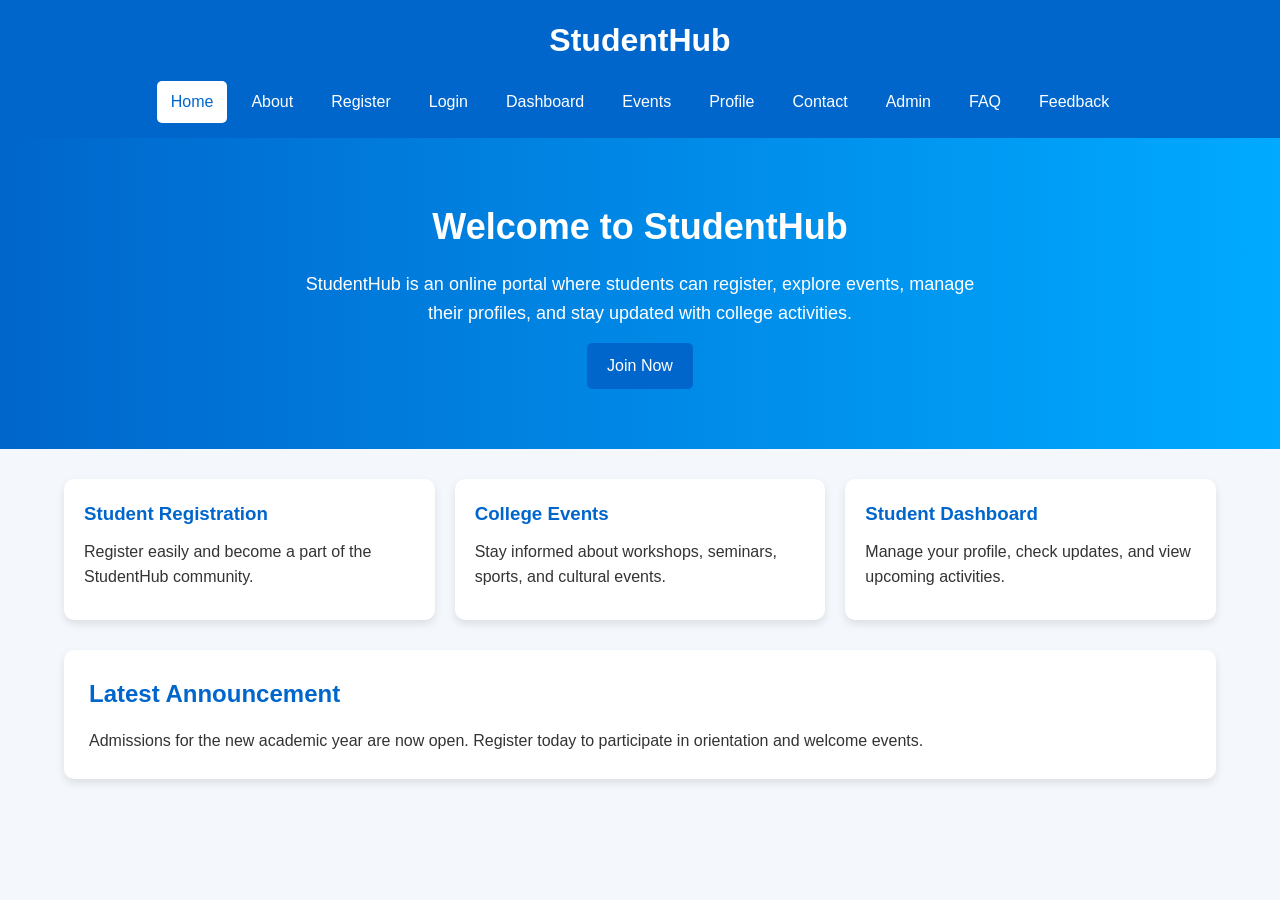
<file: Student_Hub/index.html>
<!DOCTYPE html>
<html lang="en">
<head>
    <meta charset="UTF-8">
    <meta name="viewport" content="width=device-width, initial-scale=1.0">
    <title>StudentHub - Home</title>
    <link rel="stylesheet" href="style.css">
</head>

<body>

    <header>
        <div class="logo">
            <h1>StudentHub</h1>
        </div>

        <nav>
            <ul>
                <a href="index.html" class="active">Home</a>
                <a href="about.html">About</a>
                <a href="register.html">Register</a>
                <a href="login.html">Login</a>
                <a href="dashboard.html">Dashboard</a>
                <a href="events.html">Events</a>
                <a href="profile.html">Profile</a>
                <a href="contact.html">Contact</a>
                <a href="admin.html">Admin</a>
                <a href="faq.html">FAQ</a>
                <a href="feedback.html">Feedback</a>
            </ul>
        </nav>
    </header>

    <section class="hero">
        <div class="hero-text">
            <h2>Welcome to StudentHub</h2>
            <p>
                StudentHub is an online portal where students can register,
                explore events, manage their profiles, and stay updated with
                college activities.
            </p>

            <a href="register.html" class="btn">Join Now</a>
        </div>
    </section>

    <main>

        <section class="features">

            <article class="card">
                <h3>Student Registration</h3>
                <p>
                    Register easily and become a part of the StudentHub community.
                </p>
            </article>

            <article class="card">
                <h3>College Events</h3>
                <p>
                    Stay informed about workshops, seminars, sports, and cultural events.
                </p>
            </article>

            <article class="card">
                <h3>Student Dashboard</h3>
                <p>
                    Manage your profile, check updates, and view upcoming activities.
                </p>
            </article>

        </section>

        <section class="announcement">

            <h2>Latest Announcement</h2>

            <p>
                Admissions for the new academic year are now open.
                Register today to participate in orientation and welcome events.
            </p>

        </section>

    </main>

</body>
</html>
</file>
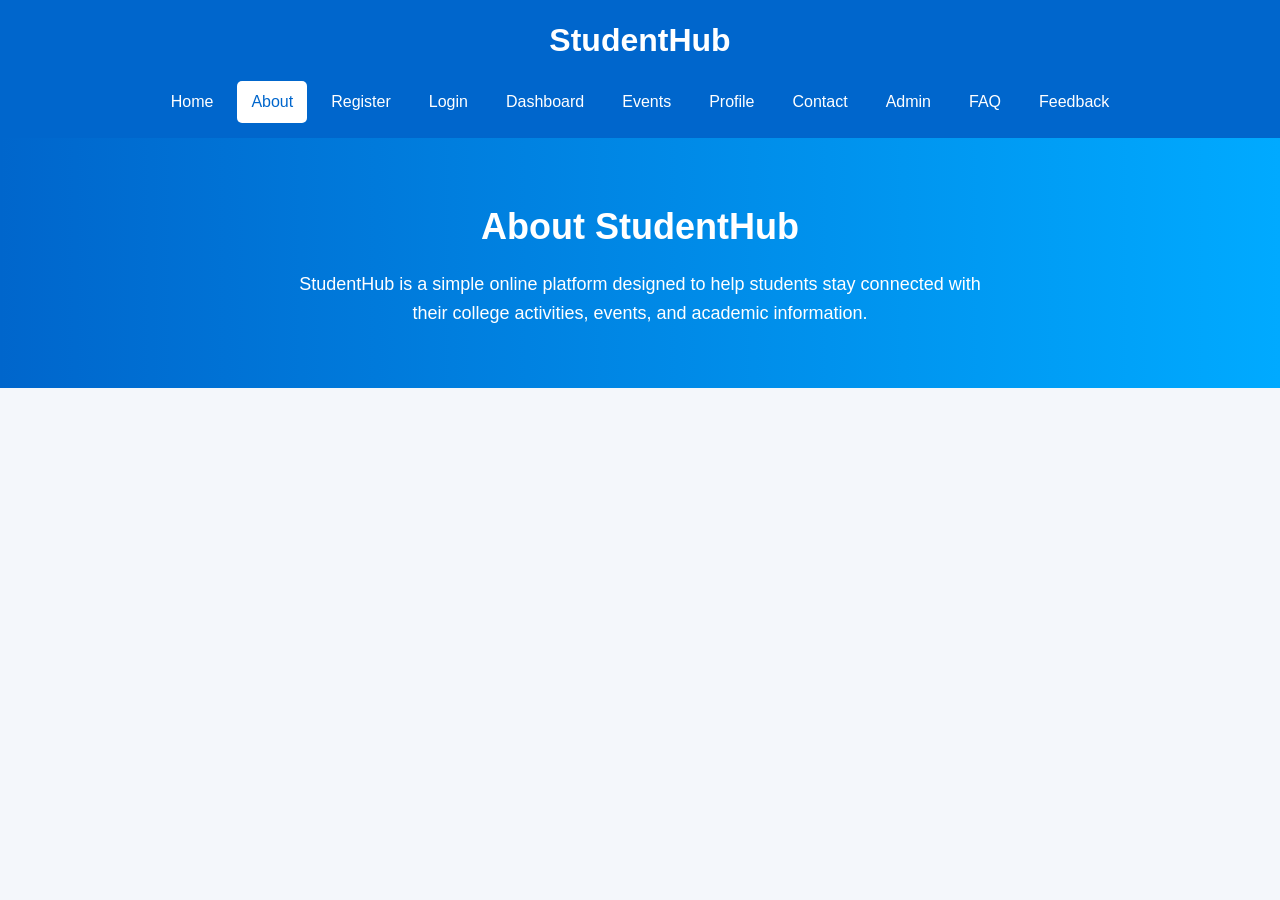
<file: Student_Hub/about.html>
<!DOCTYPE html>
<html lang="en">
<head>
    <meta charset="UTF-8">
    <meta name="viewport" content="width=device-width, initial-scale=1.0">
    <title>StudentHub - About</title>
    <link rel="stylesheet" href="style.css">
</head>

<body>

    <header>
        <div class="logo">
            <h1>StudentHub</h1>
        </div>

        <nav>
            <ul>
                <a href="index.html">Home</a>
                <a href="about.html" class="active">About</a>
                <a href="register.html">Register</a>
                <a href="login.html">Login</a>
                <a href="dashboard.html">Dashboard</a>
                <a href="events.html">Events</a>
                <a href="profile.html">Profile</a>
                <a href="contact.html">Contact</a>
                <a href="admin.html">Admin</a>
                <a href="faq.html">FAQ</a>
                <a href="feedback.html">Feedback</a>
        </nav>
    </header>

    <section class="hero">
        <div class="hero-text">
            <h2>About StudentHub</h2>
            <p>
                StudentHub is a simple online platform designed to help
                students stay connected with their college activities,
                events, and academic information.
            </p>
        </div>
    </section>

</body>
</html>
</file>
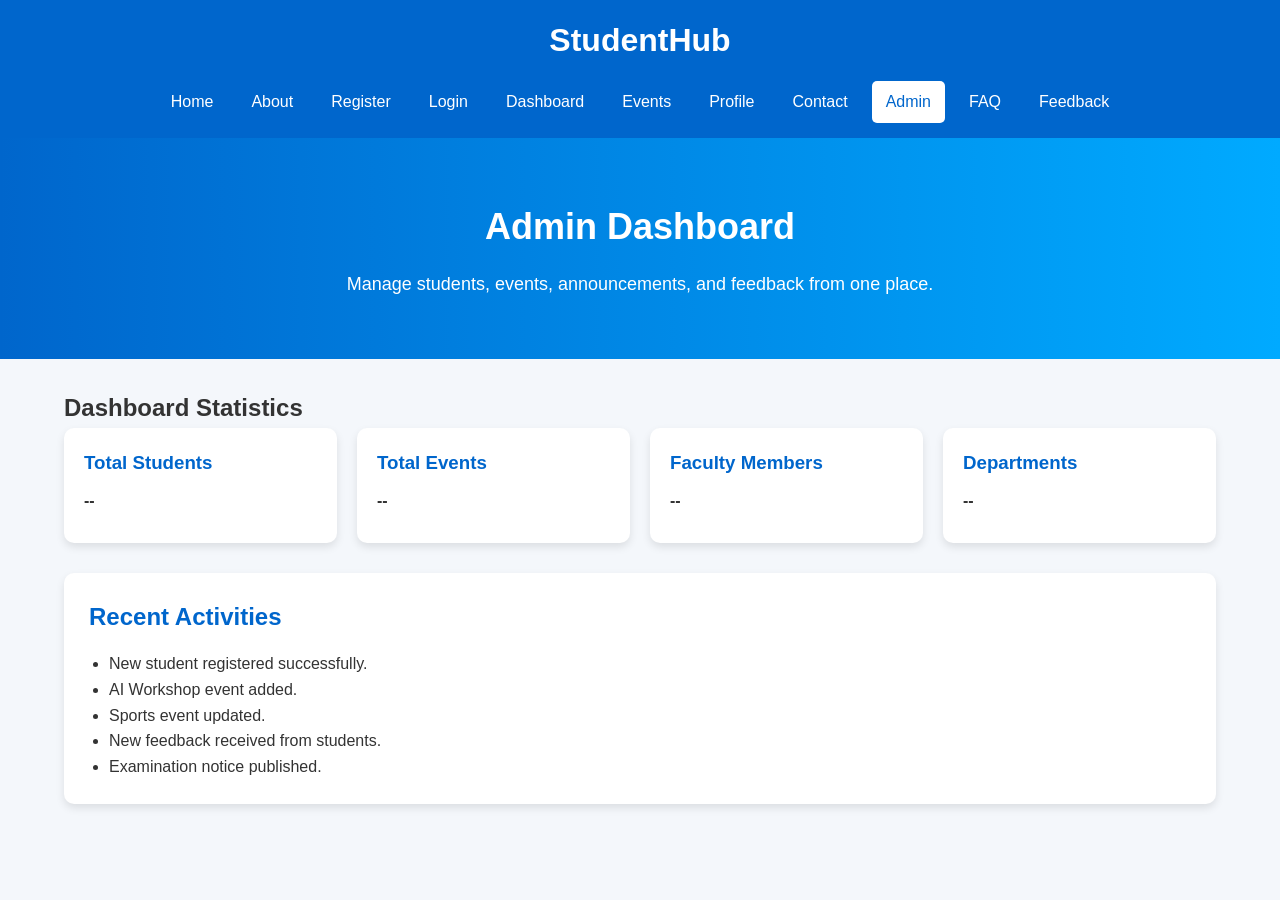
<file: Student_Hub/admin.html>
<!DOCTYPE html>
<html lang="en">
<head>
    <meta charset="UTF-8">
    <meta name="viewport" content="width=device-width, initial-scale=1.0">
    <title>StudentHub - Admin Panel</title>
    <link rel="stylesheet" href="style.css">
</head>

<body>

    <header>

        <div class="logo">
            <h1>StudentHub</h1>
        </div>

        <nav>
            <ul>
                <a href="index.html">Home</a>
                <a href="about.html">About</a>
                <a href="register.html">Register</a>
                <a href="login.html">Login</a>
                <a href="dashboard.html">Dashboard</a>
                <a href="events.html">Events</a>
                <a href="profile.html">Profile</a>
                <a href="contact.html">Contact</a>
                <a href="admin.html" class="active">Admin</a>
                <a href="faq.html">FAQ</a>
                <a href="feedback.html">Feedback</a>
            </ul>
        </nav>

    </header>

    <section class="hero">

        <div class="hero-text">
            <h2>Admin Dashboard</h2>
            <p>
                Manage students, events, announcements, and feedback from one place.
            </p>
        </div>

    </section>

    <main>

        <section class="dashboard-section">

            <h2>Dashboard Statistics</h2>

            <div class="dashboard-grid">

                <article class="card">
                    <h3>Total Students</h3>
                    <p><strong>--</strong></p>
                </article>

                <article class="card">
                    <h3>Total Events</h3>
                    <p><strong>--</strong></p>
                </article>

                <article class="card">
                    <h3>Faculty Members</h3>
                    <p><strong>--</strong></p>
                </article>

                <article class="card">
                    <h3>Departments</h3>
                    <p><strong>--</strong></p>
                </article>

            </div>

        </section>

        <section class="announcement">

            <h2>Recent Activities</h2>

            <ul>
                <li> New student registered successfully.</li>
                <li> AI Workshop event added.</li>
                <li> Sports event updated.</li>
                <li> New feedback received from students.</li>
                <li> Examination notice published.</li>
            </ul>

        </section>

    </main>

</body>
</html>
</file>
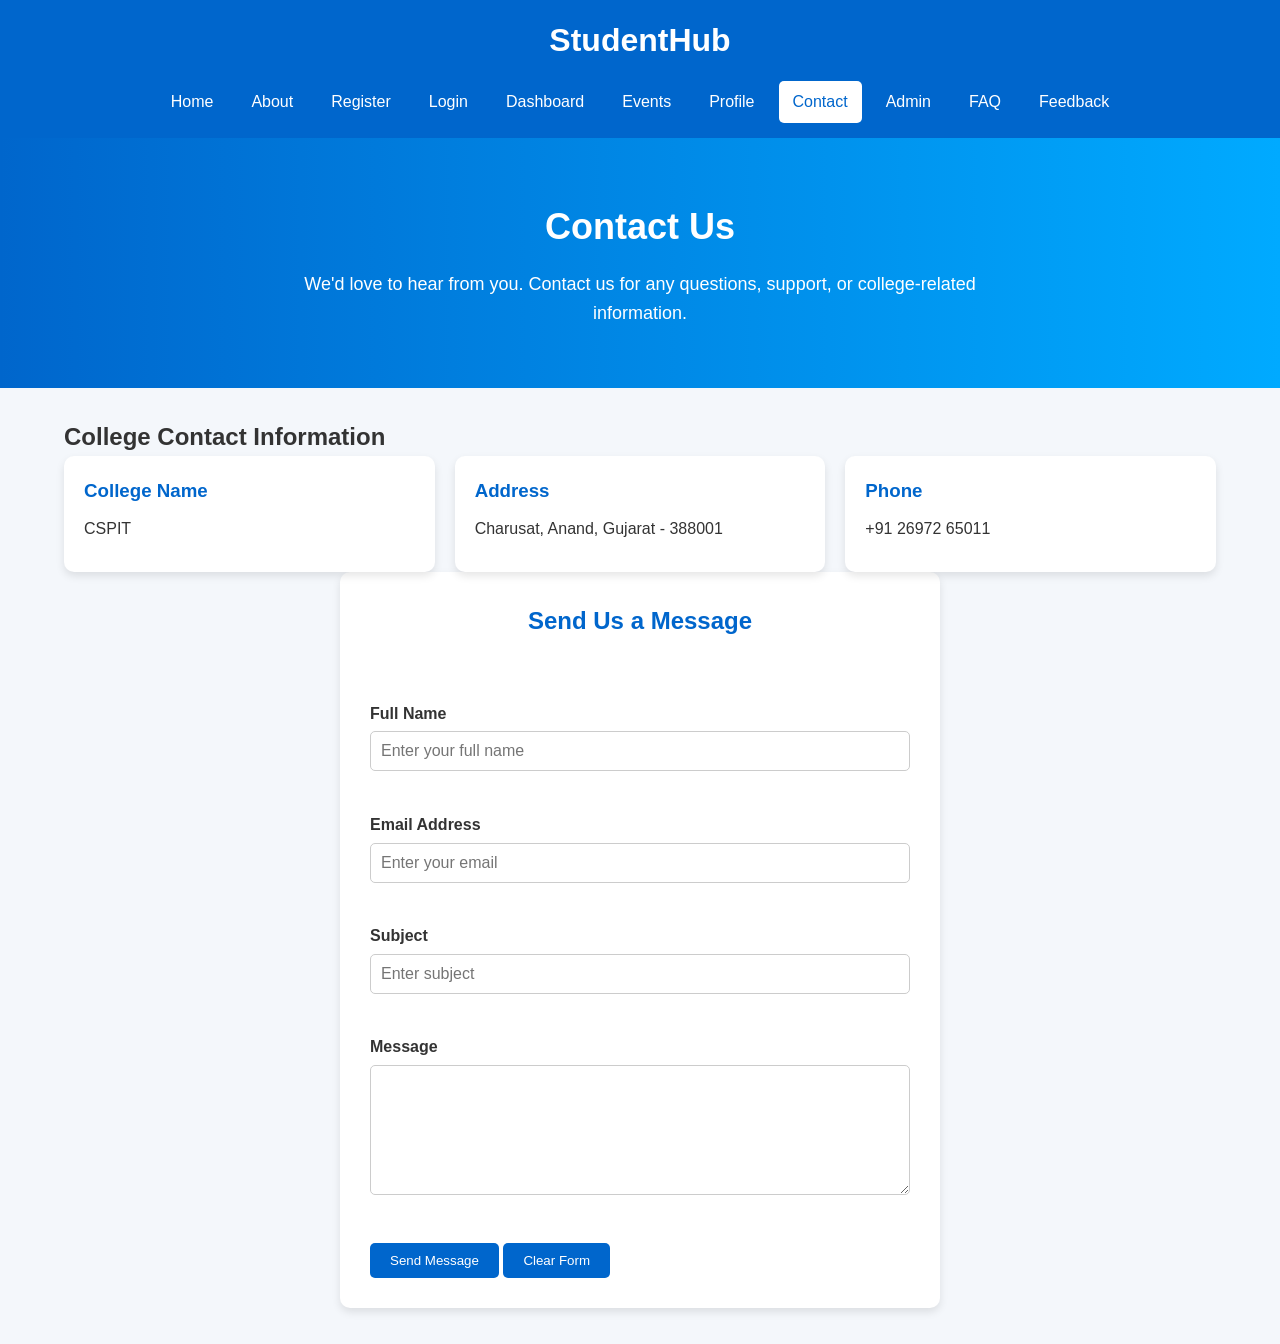
<file: Student_Hub/contact.html>
<!DOCTYPE html>
<html lang="en">
<head>
    <meta charset="UTF-8">
    <meta name="viewport" content="width=device-width, initial-scale=1.0">
    <title>StudentHub - Contact</title>
    <link rel="stylesheet" href="style.css">
</head>

<body>

    <header>

        <div class="logo">
            <h1>StudentHub</h1>
        </div>

        <nav>
            <ul>
                <a href="index.html">Home</a>
                <a href="about.html">About</a>
                <a href="register.html">Register</a>
                <a href="login.html">Login</a>
                <a href="dashboard.html">Dashboard</a>
                <a href="events.html">Events</a>
                <a href="profile.html">Profile</a>
                <a href="contact.html" class="active">Contact</a>
                <a href="admin.html">Admin</a>
                <a href="faq.html">FAQ</a>
                <a href="feedback.html">Feedback</a>
            </ul>
        </nav>

    </header>

    <section class="hero">

        <div class="hero-text">
            <h2>Contact Us</h2>
            <p>
                We'd love to hear from you. Contact us for any questions,
                support, or college-related information.
            </p>
        </div>

    </section>

    <main>

        <section class="dashboard-section">

            <h2>College Contact Information</h2>

            <div class="dashboard-grid">

                <article class="card">
                    <h3>College Name</h3>
                    <p>CSPIT</p>
                </article>

                <article class="card">
                    <h3>Address</h3>
                    <p>Charusat, Anand, Gujarat - 388001</p>
                </article>

                <article class="card">
                    <h3>Phone</h3>
                    <p>+91 26972 65011</p>
                </article>

            </div>

        </section>

        <section class="form-section">

            <h2>Send Us a Message</h2>

            <form action="#" method="post">

                <br>
                    <label for="name">Full Name</label>
                    <input
                        type="text"
                        id="name"
                        name="name"
                        placeholder="Enter your full name"
                        required
                    >
                </br>

                <br>
                    <label for="email">Email Address</label>
                    <input
                        type="email"
                        id="email"
                        name="email"
                        placeholder="Enter your email"
                        required
                    >
                </br>

                <br>
                    <label for="subject">Subject</label>
                    <input
                        type="text"
                        id="subject"
                        name="subject"
                        placeholder="Enter subject"
                        required
                    >
                </br>

                <br>
                    <label for="message">Message</label>
                    <textarea
                        id="message"
                        name="message"
                        rows="6"
                        placeholder="Write your message here..."
                        required>
                    </textarea>
                </br>

                <br>
                    <button type="submit" class="btn">
                        Send Message
                    </button>
                    <button type="clear" class="btn">
                        Clear Form
                    </button>
                </br>


            </form>

        </section>

    </main>

</body>
</html>
</file>
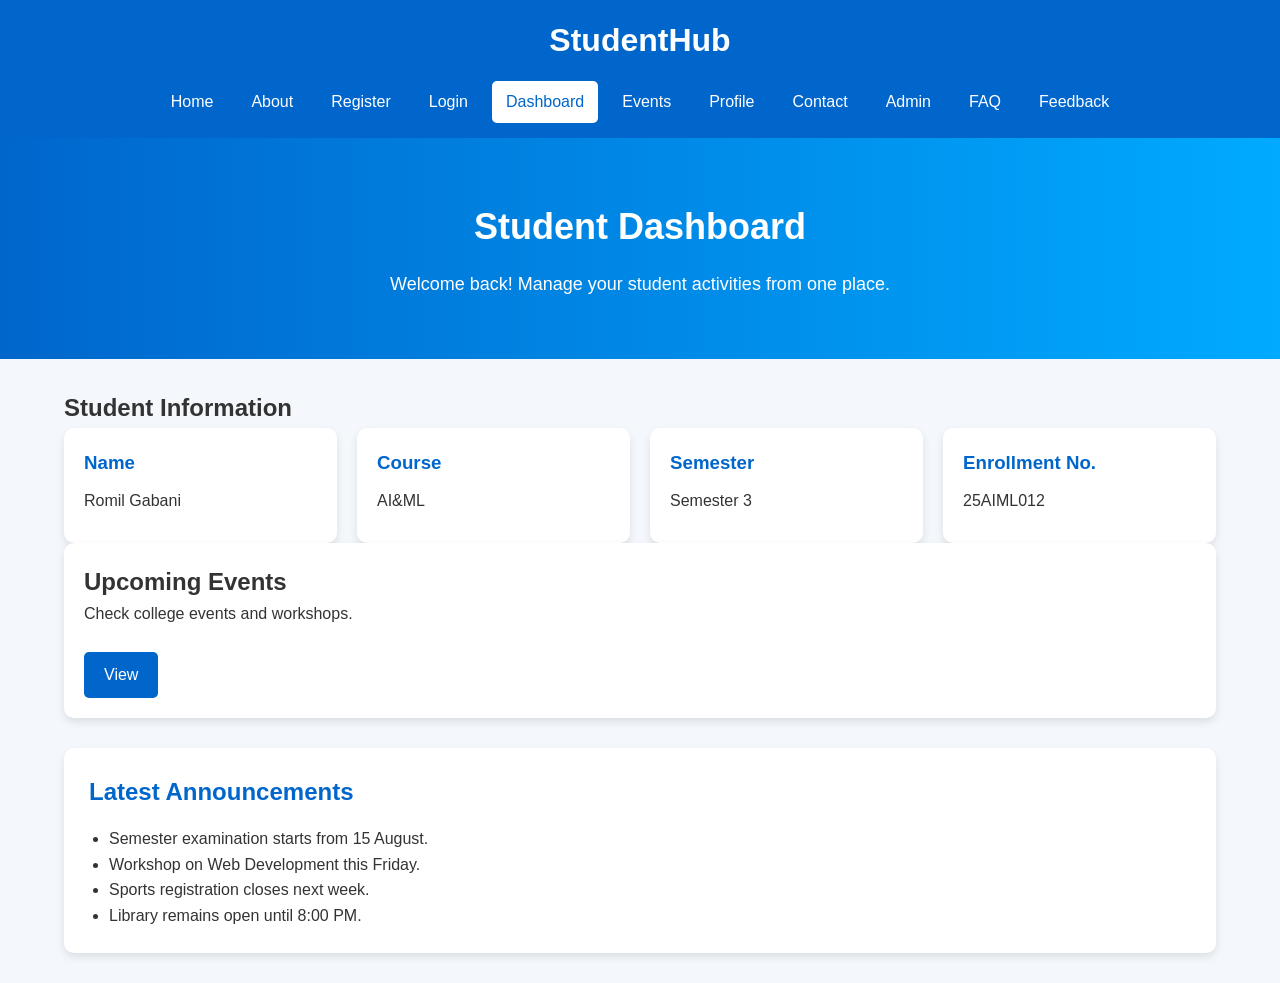
<file: Student_Hub/dashboard.html>
<!DOCTYPE html>
<html lang="en">
<head>
    <meta charset="UTF-8">
    <meta name="viewport" content="width=device-width, initial-scale=1.0">
    <title>StudentHub - Dashboard</title>
    <link rel="stylesheet" href="style.css">
</head>

<body>

    <header>
        <div class="logo">
            <h1>StudentHub</h1>
        </div>

        <nav>
            <ul>
                <a href="index.html">Home</a>
                <a href="about.html">About</a>
                <a href="register.html">Register</a>
                <a href="login.html">Login</a>
                <a href="dashboard.html" class="active">Dashboard</a>
                <a href="events.html">Events</a>
                <a href="profile.html">Profile</a>
                <a href="contact.html">Contact</a>
                <a href="admin.html">Admin</a>
                <a href="faq.html">FAQ</a>
                <a href="feedback.html">Feedback</a>
            </ul>
        </nav>
    </header>

    <section class="hero">
        <div class="hero-text">
            <h2>Student Dashboard</h2>
            <p>Welcome back! Manage your student activities from one place.</p>
        </div>
    </section>

    <main>

        <section class="dashboard-section">

            <h2>Student Information</h2>

            <div class="dashboard-grid">

                <article class="card">
                    <h3>Name</h3>
                    <p>Romil Gabani</p>
                </article>

                <article class="card">
                    <h3>Course</h3>
                    <p>AI&ML</p>
                </article>

                <article class="card">
                    <h3>Semester</h3>
                    <p>Semester 3</p>
                </article>

                <article class="card">
                    <h3>Enrollment No.</h3>
                    <p>25AIML012</p>
                </article>

            </div>

        </section>

        <section class="dashboard-section">

            <div class="dashboard-grid">

                <article class="card">
                    <h2>Upcoming Events</h2>
                    <p>Check college events and workshops.</p>
                    <a href="events.html" class="btn">View</a>
                </article>

            </div>

        </section>

        <section class="announcement">

            <h2>Latest Announcements</h2>

            <ul>
                <li> Semester examination starts from 15 August.</li>
                <li> Workshop on Web Development this Friday.</li>
                <li> Sports registration closes next week.</li>
                <li> Library remains open until 8:00 PM.</li>
            </ul>

        </section>

    </main>

</body>
</html>
</file>
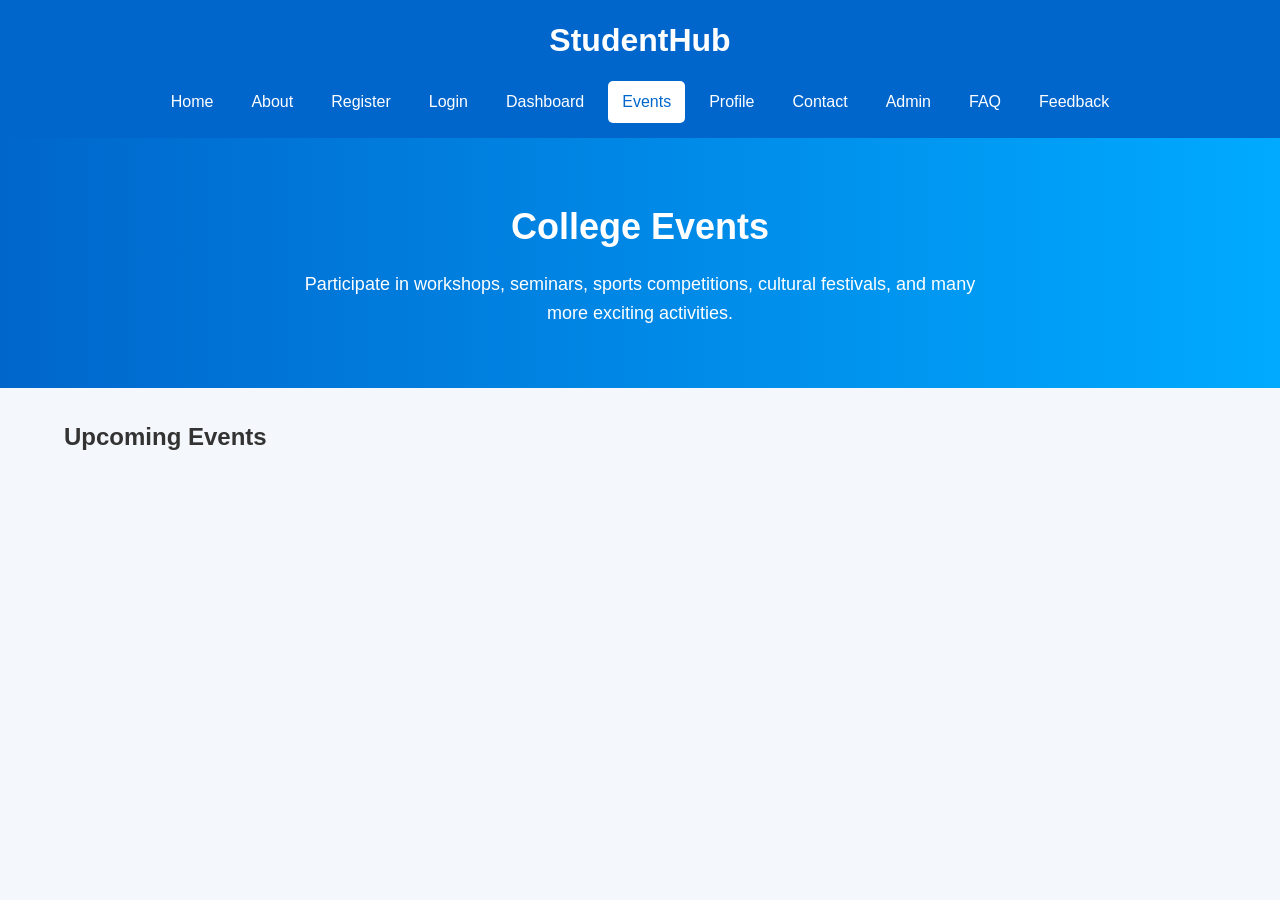
<file: Student_Hub/events.html>
<!DOCTYPE html>
<html lang="en">
<head>
    <meta charset="UTF-8">
    <meta name="viewport" content="width=device-width, initial-scale=1.0">
    <title>StudentHub - Events</title>
    <link rel="stylesheet" href="style.css">
</head>

<body>

    <header>

        <div class="logo">
            <h1>StudentHub</h1>
        </div>

        <nav>
            <ul>
                <a href="index.html">Home</a>
                <a href="about.html">About</a>
                <a href="register.html">Register</a>
                <a href="login.html">Login</a>
                <a href="dashboard.html">Dashboard</a>
                <a href="events.html" class="active">Events</a>
                <a href="profile.html">Profile</a>
                <a href="contact.html">Contact</a>
                <a href="admin.html">Admin</a>
                <a href="faq.html">FAQ</a>
                <a href="feedback.html">Feedback</a>
            </ul>
        </nav>

    </header>

    <section class="hero">

        <div class="hero-text">
            <h2>College Events</h2>
            <p>
                Participate in workshops, seminars, sports competitions,
                cultural festivals, and many more exciting activities.
            </p>
        </div>

    </section>

    <main>

        <section class="dashboard-section">

            <h2>Upcoming Events</h2>



        </section>

    </main>

</body>
</html>
</file>
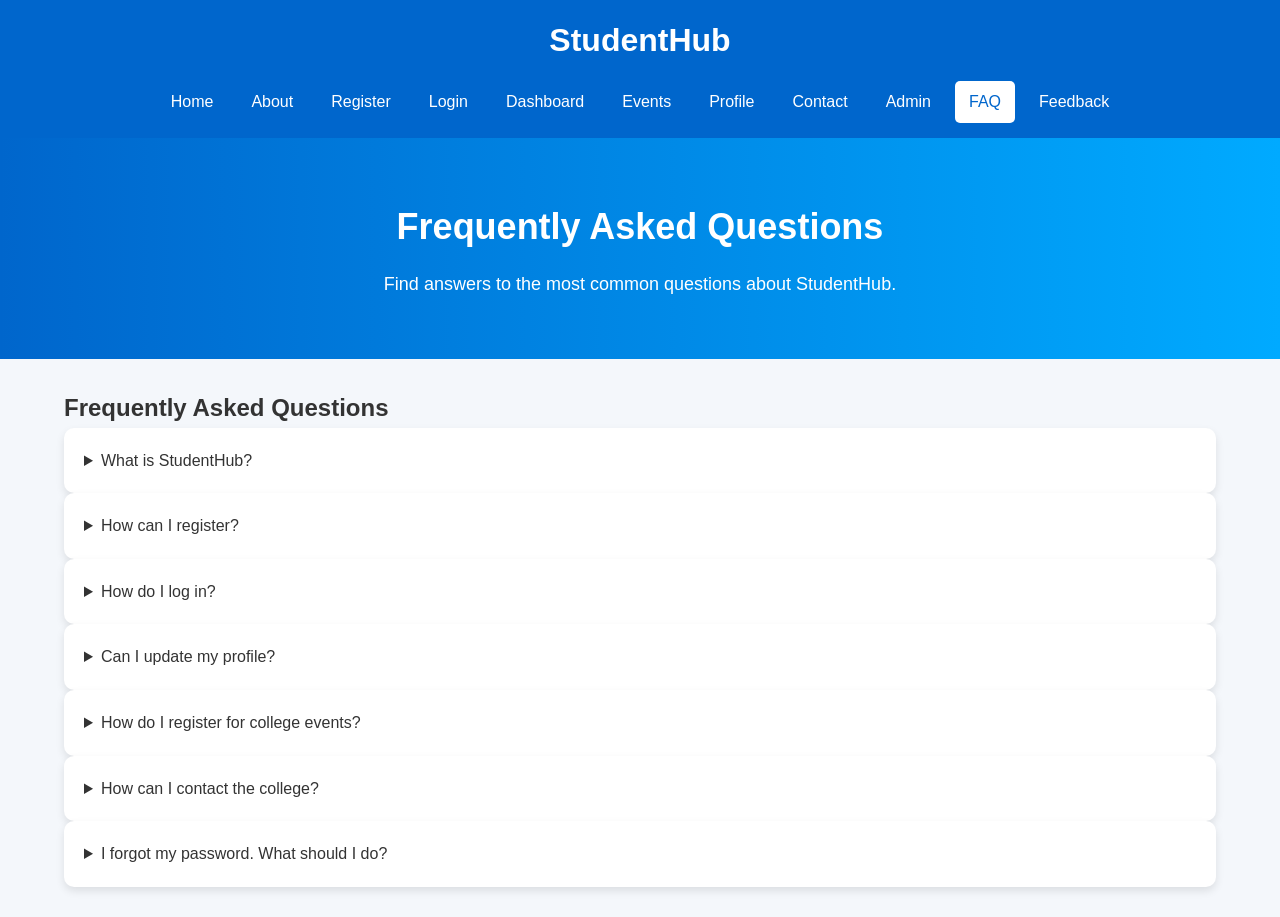
<file: Student_Hub/faq.html>
<!DOCTYPE html>
<html lang="en">
<head>
    <meta charset="UTF-8">
    <meta name="viewport" content="width=device-width, initial-scale=1.0">
    <title>StudentHub - FAQ</title>
    <link rel="stylesheet" href="style.css">
</head>

<body>

    <header>

        <div class="logo">
            <h1>StudentHub</h1>
        </div>

        <nav>
            <ul>
                <a href="index.html">Home</a>
                <a href="about.html">About</a>
                <a href="register.html">Register</a>
                <a href="login.html">Login</a>
                <a href="dashboard.html">Dashboard</a>
                <a href="events.html">Events</a>
                <a href="profile.html">Profile</a>
                <a href="contact.html">Contact</a>
                <a href="admin.html">Admin</a>
                <a href="faq.html" class="active">FAQ</a>
                <a href="feedback.html">Feedback</a>
            </ul>
        </nav>

    </header>

<section class="hero">
    <div class="hero-text">
        <h2>Frequently Asked Questions</h2>
        <p>
            Find answers to the most common questions about StudentHub.
        </p>
    </div>
</section>

<main>
    <section class="dashboard-section">
        <h2>Frequently Asked Questions</h2>

        <div class="faq-container">
            
            <details class="card faq-item">
                <summary>What is StudentHub?</summary>
                <p>
                    StudentHub is an online portal where students can register,
                    view events, manage their profiles, and receive college updates.
                </p>
            </details>

            <details class="card faq-item">
                <summary>How can I register?</summary>
                <p>
                    Open the <strong>Register</strong> page, fill in your details,
                    and click the <strong>Register</strong> button.    You can register by clicking on the "Register" button in the navigation bar and filling out the required information.
                </p>
            </details>

            <details class="card faq-item">
                <summary>How do I log in?</summary>
                <p>
                    Go to the <strong>Login</strong> page and enter your registered
                    email address and password.   
                </p>
            </details>

            <details class="card faq-item">
                <summary>Can I update my profile?</summary>
                <p>
                    Yes. Visit the <strong>Profile</strong> page to view and update
                    your personal information.Yes, you can update your profile information at any time by navigating to the <strong>Profile</strong> page and making the necessary changes.
                </p>
            </details>

            <details class="card faq-item">
                <summary>How do I register for college events?</summary>
                <p>
                    Visit the <strong>Events</strong> page and click the
                    <strong>Register</strong> button for the event you wish to Romil.
                </p>
            </details>

            <details class="card faq-item">
                <summary>How can I contact the college?</summary>
                <p>
                    Go to the <strong>Contact</strong> page and send your message
                    using the contact form.
                </p>
            </details>

            <details class="card faq-item">
                <summary>I forgot my password. What should I do?</summary>
                <p>
                    Contact the college administrator to reset your account password.
                </p>
            </details>

        </div>
    </section>
</main>

</body>
</html>
</file>
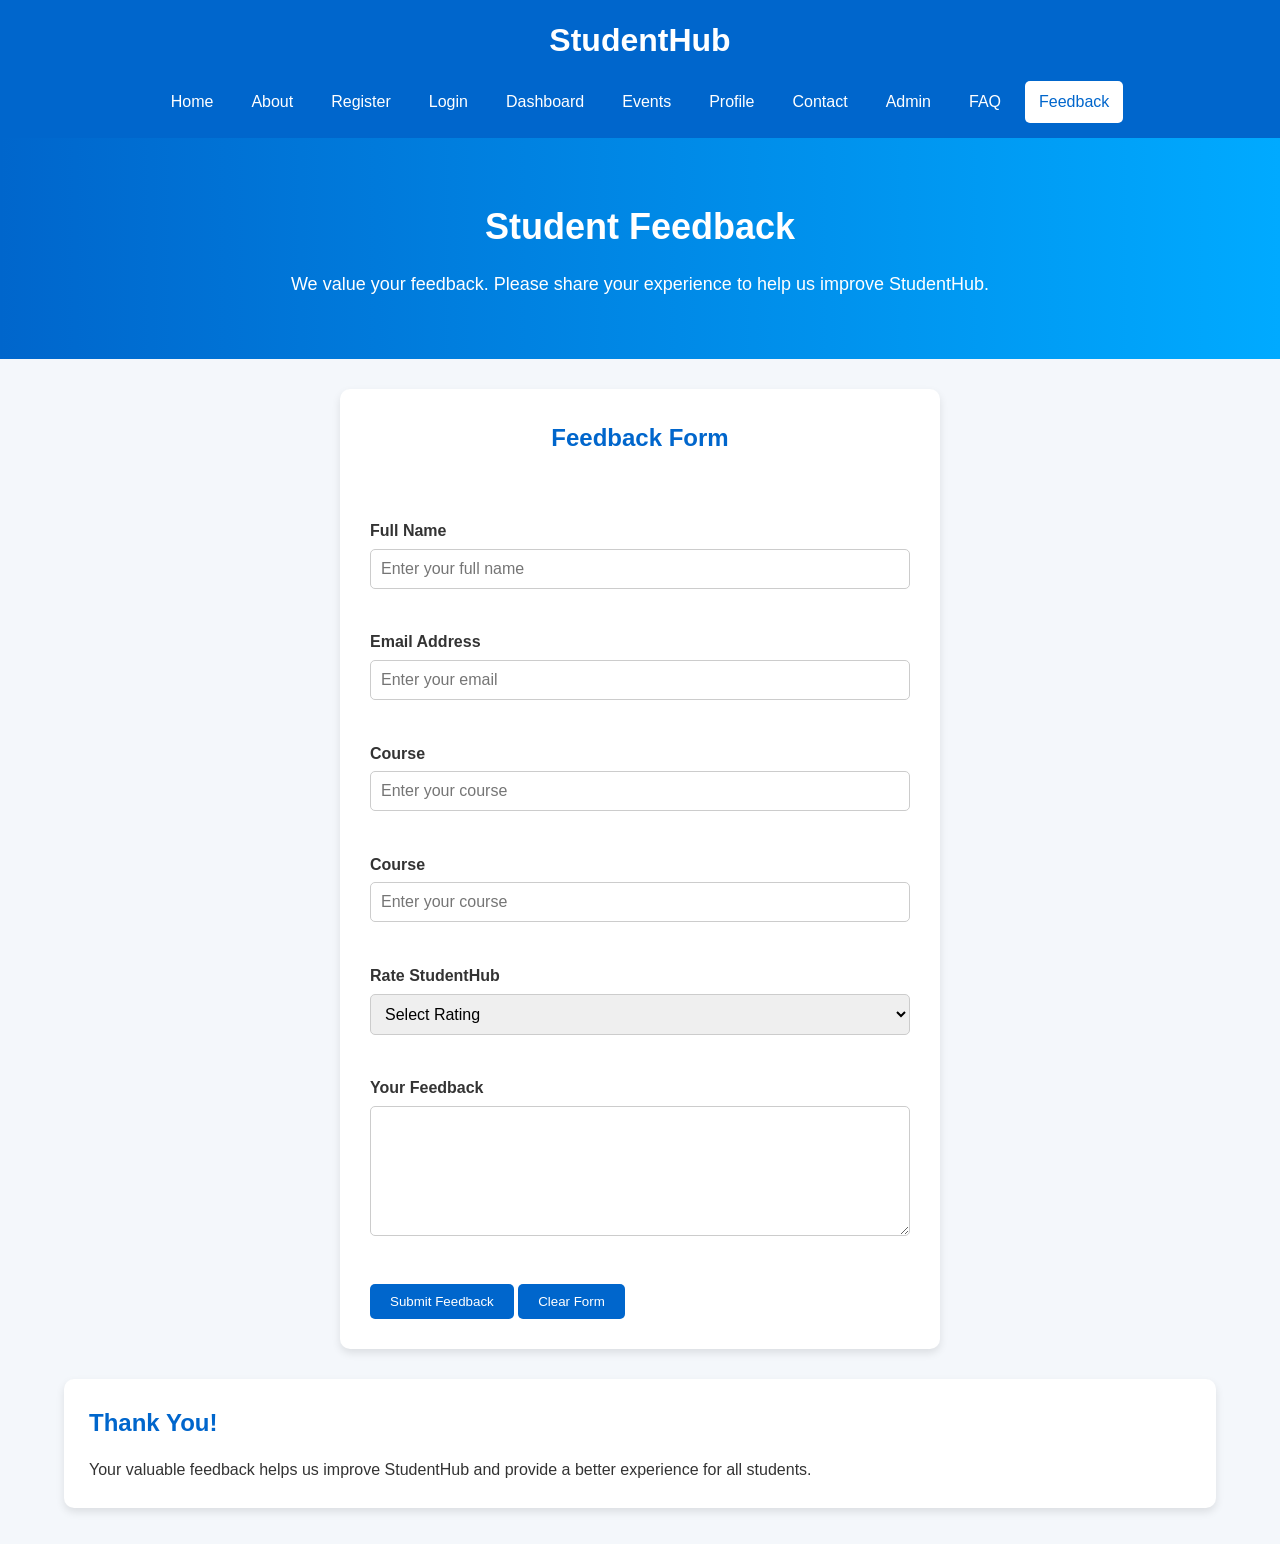
<file: Student_Hub/feedback.html>
<!DOCTYPE html>
<html lang="en">
<head>
    <meta charset="UTF-8">
    <meta name="viewport" content="width=device-width, initial-scale=1.0">
    <title>StudentHub - Feedback</title>
    <link rel="stylesheet" href="style.css">
</head>

<body>

    <header>

        <div class="logo">
            <h1>StudentHub</h1>
        </div>

        <nav>
            <ul>
                <a href="index.html">Home</a>
                <a href="about.html">About</a>
                <a href="register.html">Register</a>
                <a href="login.html">Login</a>
                <a href="dashboard.html">Dashboard</a>
                <a href="events.html">Events</a>
                <a href="profile.html">Profile</a>
                <a href="contact.html">Contact</a>
                <a href="admin.html">Admin</a>
                <a href="faq.html">FAQ</a>
                <a href="feedback.html" class="active">Feedback</a>
            </ul>
        </nav>

    </header>

    <section class="hero">

        <div class="hero-text">
            <h2>Student Feedback</h2>
            <p>
                We value your feedback. Please share your experience to help us improve StudentHub.
            </p>
        </div>

    </section>

    <main>

        <section class="form-section">

            <h2>Feedback Form</h2>

            <form action="#" method="post">

                <br>
                    <label for="name">Full Name</label>
                    <input
                        type="text"
                        id="name"
                        name="name"
                        placeholder="Enter your full name"
                        required
                    >
                </br>

                <br>
                    <label for="email">Email Address</label>
                    <input
                        type="email"
                        id="email"
                        name="email"
                        placeholder="Enter your email"
                        required
                    >
                </br>

                <br>
                    <label for="course">Course</label>
                    <input
                        type="text"
                        id="course"
                        name="course"
                        placeholder="Enter your course"
                        required
                    >
                </br>

                <br>
                    <label for="course">Course</label>
                    <input
                        type="text"
                        id="course"
                        name="course"
                        placeholder="Enter your course"
                        required
                    >
                </br>

                <br>
                    <label for="rating">Rate StudentHub</label>
                    <select id="rating" name="rating" required>
                        <option value="">Select Rating</option>
                        <option>Excellent </option>
                        <option>Very Good </option>
                        <option>Good </option>
                        <option>Average </option>
                        <option>Poor </option>
                    </select>
                </br>

                <br>
                    <label for="message">Your Feedback</label>
                    <textarea
                        id="message"
                        name="message"
                        rows="6"
                        placeholder="Write your feedback here..."
                        required>
                    </textarea>
                </br>

                <br>
                    <button type="submit" class="btn">
                        Submit Feedback
                    </button>

                    <button type="clear" class="btn">
                        Clear Form
                    </button>
                </br>

            </form>

        </section>

        <section class="announcement">

            <h2>Thank You!</h2>

            <p>
                Your valuable feedback helps us improve StudentHub and provide a better experience for all students.
            </p>

        </section>

    </main>

</body>
</html>
</file>
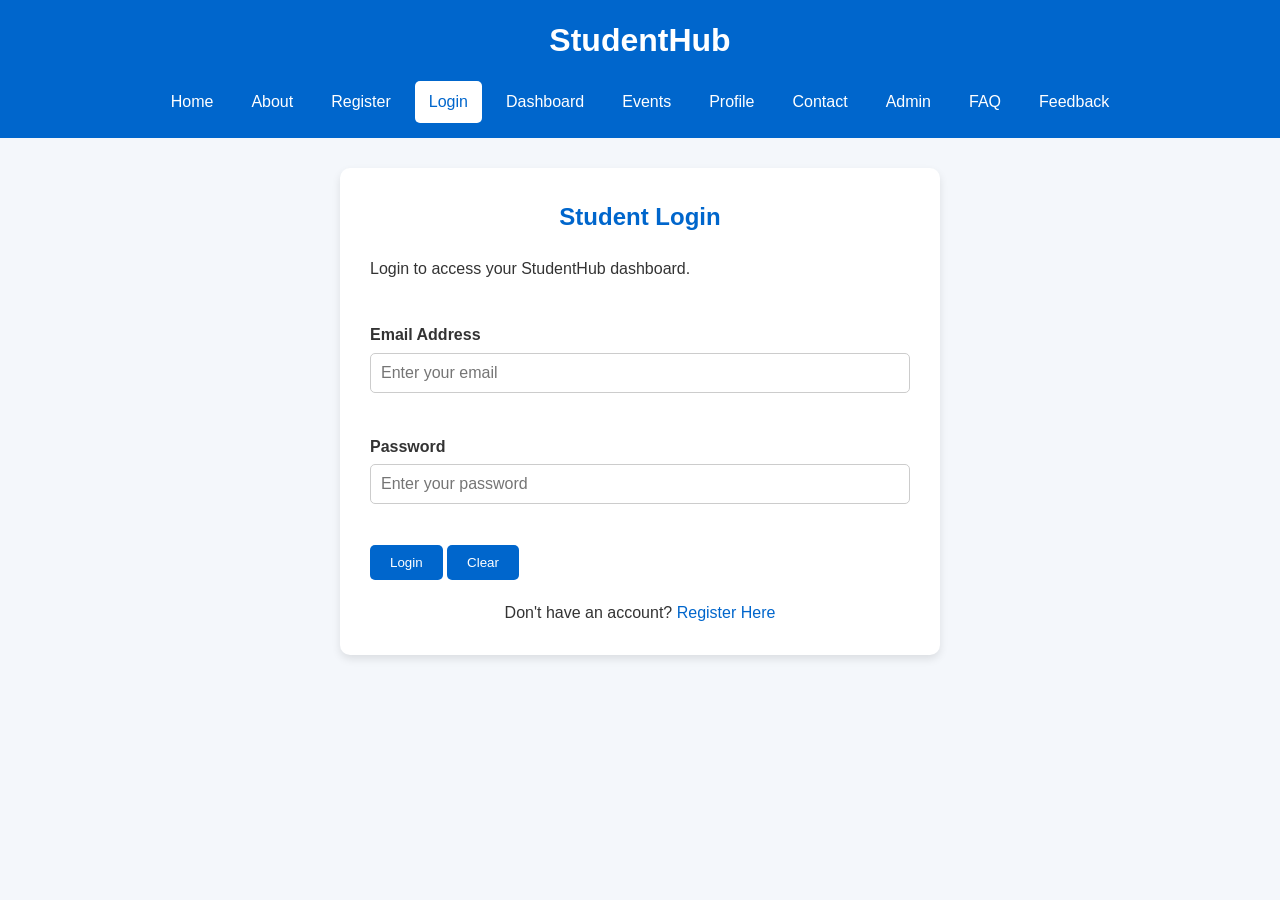
<file: Student_Hub/login.html>
<!DOCTYPE html>
<html lang="en">

<head>

    <meta charset="UTF-8">

    <meta name="viewport"
          content="width=device-width, initial-scale=1.0">

    <title>StudentHub - Login</title>

    <link rel="stylesheet" href="style.css">

    <script>

        function validateLoginForm() {

            let email =
                document.getElementById("email").value.trim();

            let password =
                document.getElementById("password").value;

            // Email validation
            if (email === "") {

                alert("Please enter your email address!");

                return false;
            }

            // Password validation
            if (password === "") {

                alert("Please enter your password!");

                return false;
            }

            alert("Login successful!");

            return true;
        }

    </script>

</head>

<body>

    <header>

        <div class="logo">

            <h1>StudentHub</h1>

        </div>

        <nav>

            <ul>

                <a href="index.html">
                    Home
                </a>

                <a href="about.html">
                    About
                </a>

                <a href="register.html">
                    Register
                </a>

                <a href="login.html" class="active">
                    Login
                </a>

                <a href="dashboard.html">
                    Dashboard
                </a>

                <a href="events.html">
                    Events
                </a>

                <a href="profile.html">
                    Profile
                </a>

                <a href="contact.html">
                    Contact
                </a>

                <a href="admin.html">
                    Admin
                </a>

                <a href="faq.html">
                    FAQ
                </a>

                <a href="feedback.html">
                    Feedback
                </a>

            </ul>

        </nav>

    </header>


    <main>

        <section class="form-section">

            <h2>Student Login</h2>

            <p>
                Login to access your StudentHub dashboard.
            </p>


            <form action="index.html"
                  method="get"
                  onsubmit="return validateLoginForm()">

                <br>

                <label for="email">
                    Email Address
                </label>

                <input type="email"
                       id="email"
                       name="email"
                       placeholder="Enter your email"
                       required>

                </br>


                <br>

                <label for="password">
                    Password
                </label>

                <input type="password"
                       id="password"
                       name="password"
                       placeholder="Enter your password"
                       required>

                </br>


                <br>

                <button type="submit"
                        class="btn">

                    Login

                </button>


                <button type="reset"
                        class="btn">

                    Clear

                </button>

                </br>


                <p class="form-link">

                    Don't have an account?

                    <a href="register.html">
                        Register Here
                    </a>

                </p>

            </form>

        </section>

    </main>

</body>

</html>
</file>
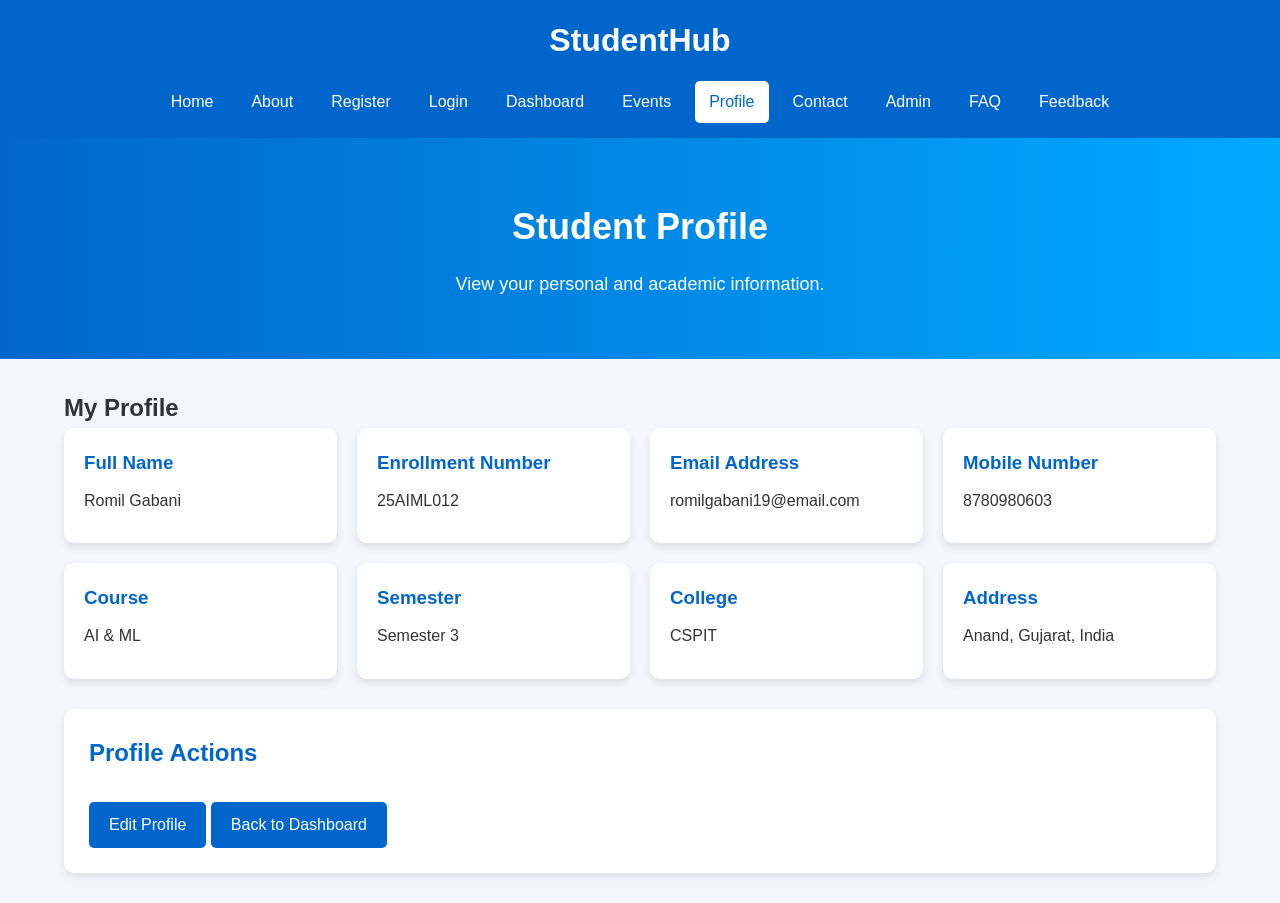
<file: Student_Hub/profile.html>
<!DOCTYPE html>
<html lang="en">
<head>
    <meta charset="UTF-8">
    <meta name="viewport" content="width=device-width, initial-scale=1.0">
    <title>StudentHub - Profile</title>
    <link rel="stylesheet" href="style.css">
</head>

<body>

    <header>

        <div class="logo">
            <h1>StudentHub</h1>
        </div>

        <nav>
            <ul>
                <a href="index.html">Home</a>
                <a href="about.html">About</a>
                <a href="register.html">Register</a>
                <a href="login.html">Login</a>
                <a href="dashboard.html">Dashboard</a>
                <a href="events.html">Events</a>
                <a href="profile.html" class="active">Profile</a>
                <a href="contact.html">Contact</a>
                <a href="admin.html">Admin</a>
                <a href="faq.html">FAQ</a>
                <a href="feedback.html">Feedback</a>
            </ul>
        </nav>

    </header>

    <section class="hero">

        <div class="hero-text">
            <h2>Student Profile</h2>
            <p>View your personal and academic information.</p>
        </div>

    </section>

    <main>

        <section class="dashboard-section">

            <h2>My Profile</h2>

            <div class="dashboard-grid">

                <article class="card">
                    <h3>Full Name</h3>
                    <p>Romil Gabani</p>
                </article>

                <article class="card">
                    <h3>Enrollment Number</h3>
                    <p>25AIML012</p>
                </article>

                <article class="card">
                    <h3>Email Address</h3>
                    <p>romilgabani19@email.com</p>
                </article>

                <article class="card">
                    <h3>Mobile Number</h3>
                    <p>8780980603</p>
                </article>

                <article class="card">
                    <h3>Course</h3>
                    <p>AI & ML</p>
                </article>

                <article class="card">
                    <h3>Semester</h3>
                    <p>Semester 3</p>
                </article>

                <article class="card">
                    <h3>College</h3>
                    <p>CSPIT</p>
                </article>

                <article class="card">
                    <h3>Address</h3>
                    <p>Anand, Gujarat, India</p>
                </article>

            </div>

        </section>


        <section class="announcement">

            <h2>Profile Actions</h2>

            <a href="#" class="btn">Edit Profile</a>
            <a href="dashboard.html" class="btn">Back to Dashboard</a>

        </section>

    </main>

</body>
</html>
</file>
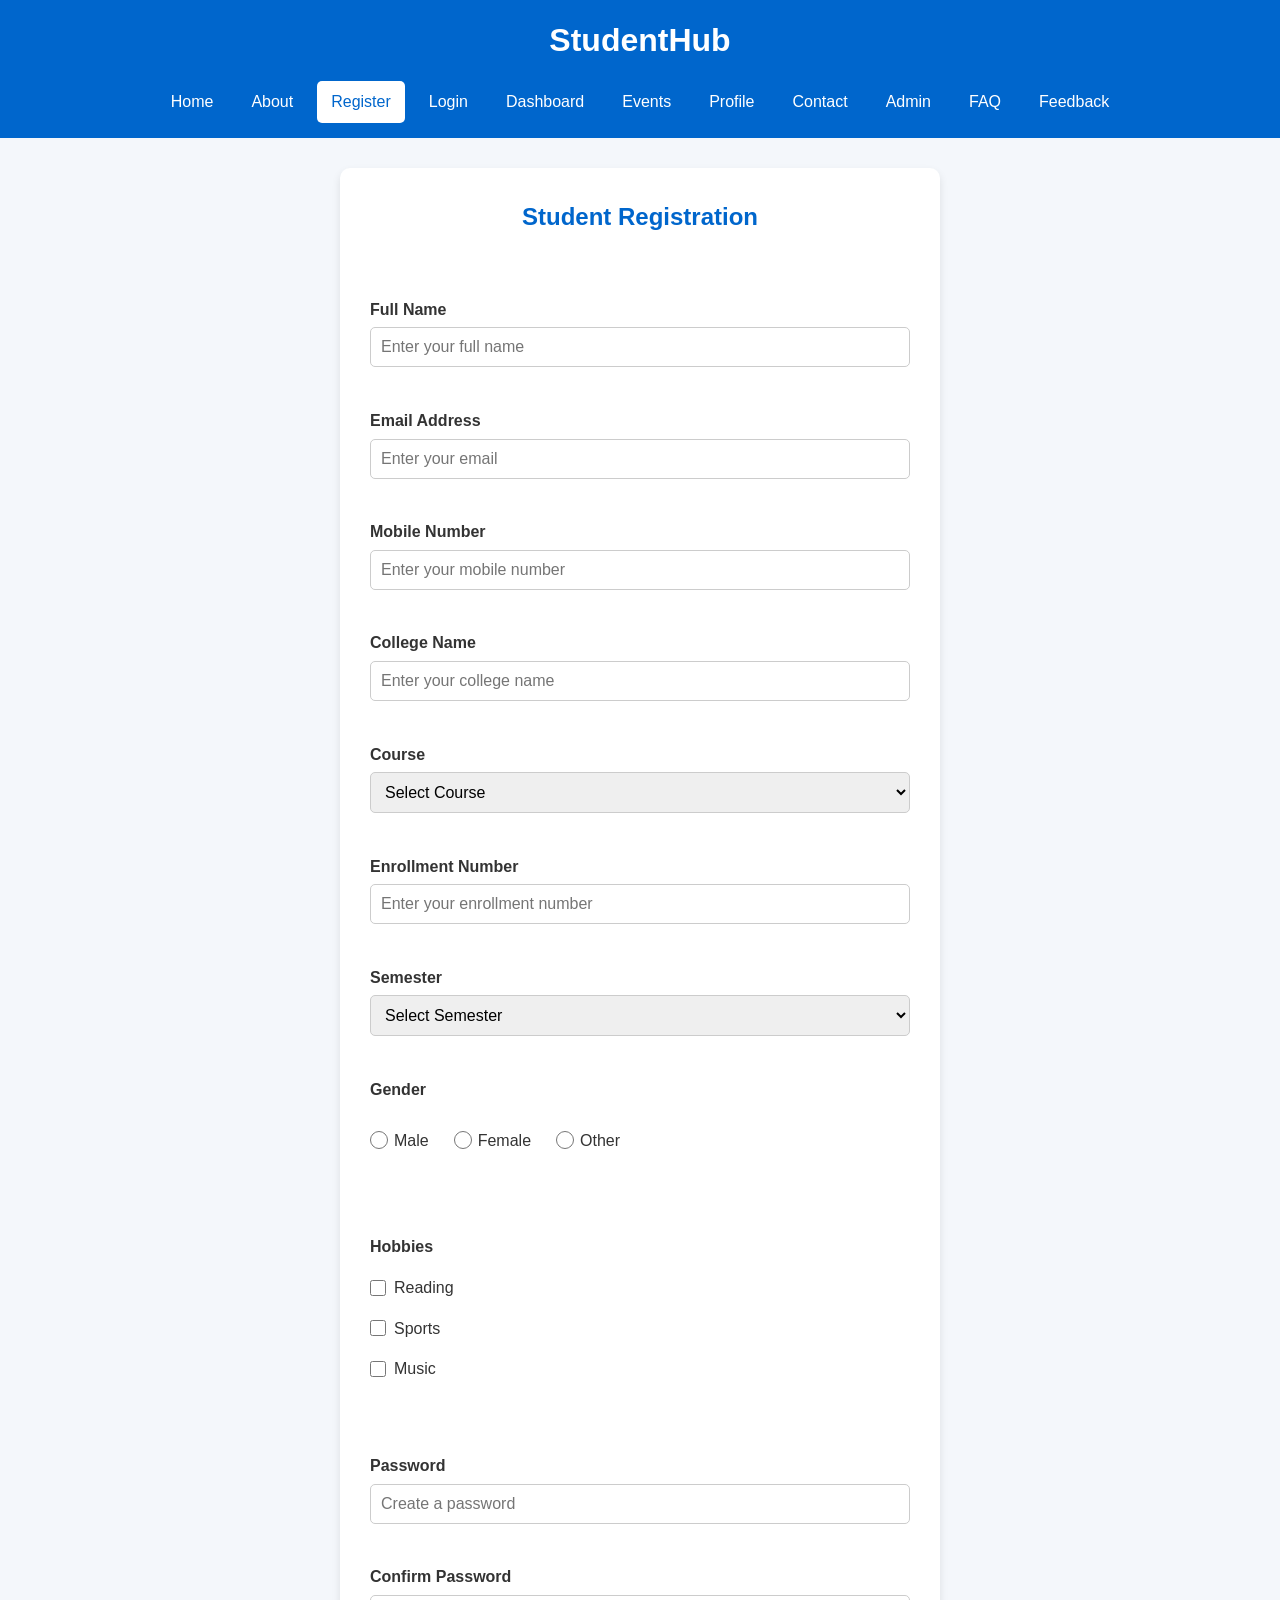
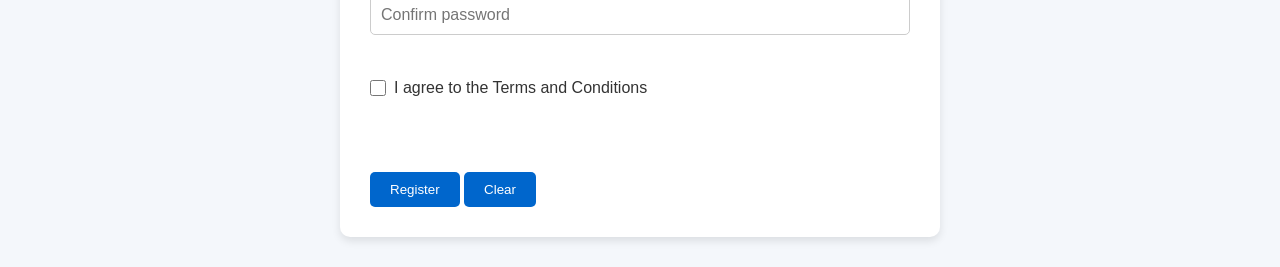
<file: Student_Hub/register.html>
<!DOCTYPE html>
<html lang="en">
<head>
    <meta charset="UTF-8">
    <meta name="viewport" content="width=device-width, initial-scale=1.0">
    <title>StudentHub - Register</title>
    <link rel="stylesheet" href="style.css">

    <script>
        function validateForm() {

            let name = document.getElementById("name").value.trim();
            let email = document.getElementById("email").value.trim();
            let phone = document.getElementById("phone").value.trim();
            let college = document.getElementById("college").value.trim();
            let course = document.getElementById("course").value;
            let enrollment = document.getElementById("enrollment").value.trim().toLowerCase();
            let semester = document.getElementById("semester").value;
            let password = document.getElementById("password").value;
            let confirmPassword = document.getElementById("confirm").value;

            if (name === "") {
                alert("Please enter your full name!");
                return false;
            }

            if (email === "") {
                alert("Please enter your email address!");
                return false;
            }

            if (phone.length !== 10 || isNaN(phone)) {
                alert("Please enter a valid 10-digit mobile number.");
                return false;
            }

            if (college === "") {
                alert("Please enter your college name!");
                return false;
            }

            if (course === "") {
                alert("Please select your course!");
                return false;
            }

            let enrollmentPattern = /^[0-9]{2}aiml[0-9]{3}$/i;

            if (!enrollmentPattern.test(enrollment)) {
                alert("Please enter a valid enrollment number.");
                return false;
            }

            if (semester === "") {
                alert("Please select your semester!");
                return false;
            }

            let passwordPattern =
                /^(?=.*[A-Z])(?=.*[a-z])(?=.*[0-9])(?=.*[@$!%*?&]).{8,}$/;

            if (!passwordPattern.test(password)) {
                alert(
                    "Password must be at least 8 characters long and contain " +
                    "one uppercase letter, one lowercase letter, one digit, " +
                    "and one special character."
                );
                return false;
            }

            // Confirm password
            if (password !== confirmPassword) {
                alert("Passwords do not match!");
                return false;
            }

            // Gender validation
            let gender = document.querySelector(
                'input[name="gender"]:checked'
            );

            if (!gender) {
                alert("Please select your gender!");
                return false;
            }

            // Hobbies validation
            let hobbies = document.querySelectorAll(
                'input[name="hobbies"]:checked'
            );

            if (hobbies.length === 0) {
                alert("Please select at least one hobby!");
                return false;
            }

            // Terms validation
            let terms = document.querySelector(
                'input[name="terms"]:checked'
            );

            if (!terms) {
                alert("Please agree to the Terms and Conditions!");
                return false;
            }

            alert("Registration successful!");

            return true;
        }
    </script>
</head>

<body>

    <header>
        <div class="logo">
            <h1>StudentHub</h1>
        </div>

        <nav>
            <ul>
                <a href="index.html">Home</a>
                <a href="about.html">About</a>
                <a href="register.html" class="active">Register</a>
                <a href="login.html">Login</a>
                <a href="dashboard.html">Dashboard</a>
                <a href="events.html">Events</a>
                <a href="profile.html">Profile</a>
                <a href="contact.html">Contact</a>
                <a href="admin.html">Admin</a>
                <a href="faq.html">FAQ</a>
                <a href="feedback.html">Feedback</a>
            </ul>
        </nav>
    </header>

    <main>

        <section class="form-section">

            <h2>Student Registration</h2>

            <form action="login.html" method="get"
                  onsubmit="return validateForm()">

                <br>
                <label for="name">Full Name</label>
                <input type="text"
                       id="name"
                       name="name"
                       placeholder="Enter your full name">
                </br>

                <br>
                <label for="email">Email Address</label>
                <input type="email"
                       id="email"
                       name="email"
                       placeholder="Enter your email">
                </br>

                <br>
                <label for="phone">Mobile Number</label>
                <input type="tel"
                       id="phone"
                       name="phone"
                       placeholder="Enter your mobile number">
                </br>

                <br>
                <label for="college">College Name</label>
                <input type="text"
                       id="college"
                       name="college"
                       placeholder="Enter your college name">
                </br>

                <br>
                <label for="course">Course</label>
                <select id="course" name="course">
                    <option value="">Select Course</option>
                    <option value="CSE">CSE</option>
                    <option value="AI&ML">AI&ML</option>
                    <option value="IT">IT</option>
                    <option value="CE">CE</option>
                    <option value="ME">ME</option>
                    <option value="CIVIL">CIVIL</option>
                </select>
                </br>

                <br>
                <label for="enrollment">Enrollment Number</label>
                <input type="text"
                       id="enrollment"
                       name="enrollment"
                       placeholder="Enter your enrollment number">
                </br>

                <br>
                <label for="semester">Semester</label>
                <select id="semester" name="semester">
                    <option value="">Select Semester</option>
                    <option value="Semester 1">Semester 1</option>
                    <option value="Semester 2">Semester 2</option>
                    <option value="Semester 3">Semester 3</option>
                    <option value="Semester 4">Semester 4</option>
                    <option value="Semester 5">Semester 5</option>
                    <option value="Semester 6">Semester 6</option>
                    <option value="Semester 7">Semester 7</option>
                    <option value="Semester 8">Semester 8</option>
                </select>
                </br>

                <br>
                <label>Gender</label>

                <div class="radio-group">

                    <label>
                        <input type="radio"
                               name="gender"
                               value="Male">
                        Male
                    </label>

                    <label>
                        <input type="radio"
                               name="gender"
                               value="Female">
                        Female
                    </label>

                    <label>
                        <input type="radio"
                               name="gender"
                               value="Other">
                        Other
                    </label>

                </div>
                </br>

                <br>
                <label>Hobbies</label>

                <div class="checkbox-group">

                    <label>
                        <input type="checkbox"
                               name="hobbies"
                               value="Reading">
                        Reading
                    </label>

                    <label>
                        <input type="checkbox"
                               name="hobbies"
                               value="Sports">
                        Sports
                    </label>

                    <label>
                        <input type="checkbox"
                               name="hobbies"
                               value="Music">
                        Music
                    </label>

                </div>
                </br>

                <br>
                <label for="password">Password</label>
                <input type="password"
                       id="password"
                       name="password"
                       placeholder="Create a password">
                </br>

                <br>
                <label for="confirm">Confirm Password</label>
                <input type="password"
                       id="confirm"
                       name="confirm"
                       placeholder="Confirm password">
                </br>

                <br>
                <div class="checkbox-group">

                    <label>
                        <input type="checkbox"
                               name="terms">
                        I agree to the Terms and Conditions
                    </label>

                </div>
                </br>

                <br>

                <button type="submit" class="btn">
                    Register
                </button>

                <button type="reset" class="btn">
                    Clear
                </button>

                </br>

            </form>

        </section>

    </main>

</body>
</html>
</file>
<file: Student_Hub/style.css>
* {
    margin: 0;
    padding: 0;
    box-sizing: border-box;
}

body {
    font-family: Arial, Helvetica, sans-serif;
    background: #f4f7fb;
    color: #333;
    line-height: 1.6;
}

header {
    background: #0066cc;
    color: white;
    padding: 15px;
}

.logo h1 {
    text-align: center;
    margin-bottom: 15px;
}

nav ul {
    list-style: none;
    display: flex;
    flex-wrap: wrap;
    justify-content: center;
    gap: 10px;
}

nav ul li a,
nav ul a {
    text-decoration: none;
    color: white;
    padding: 8px 14px;
    border-radius: 5px;
    transition: 0.3s;
}

nav ul li a:hover,
nav ul li a.active,
nav ul a:hover,
nav ul a.active {
    background: white;
    color: #0066cc;
}

/* Join Now Button */
.join-btn {
    display: inline-block;
    background: #0875d1;
    color: #fff;
    border: none;
    border-radius: 6px;
    padding: 16px 26px;
    font-size: 20px;
    font-family: Arial, sans-serif;
    text-decoration: none;
    cursor: pointer;
}

.join-btn:hover {
    background: #0668bd;
    color: white;
}

/* Hero Section */
.hero {
    background: linear-gradient(to right, #0066cc, #00aaff);
    color: white;
    text-align: center;
    padding: 60px 20px;
}

.hero h2 {
    font-size: 36px;
    margin-bottom: 15px;
}

.hero p {
    max-width: 700px;
    margin: auto;
    font-size: 18px;
}

/* Main */
main {
    width: 90%;
    max-width: 1200px;
    margin: 30px auto;
}

/* General Button */
.btn {
    display: inline-block;
    margin-top: 15px;
    padding: 10px 20px;
    background: #0066cc;
    color: white;
    text-decoration: none;
    border: none;
    border-radius: 5px;
    cursor: pointer;
    transition: 0.3s;
}

.btn:hover {
    background: #0055aa;
}

/* Features */
.features {
    display: grid;
    grid-template-columns: repeat(auto-fit, minmax(250px, 1fr));
    gap: 20px;
    margin-bottom: 30px;
}

/* Dashboard */
.dashboard-grid {
    display: grid;
    grid-template-columns: repeat(auto-fit, minmax(250px, 1fr));
    gap: 20px;
}

/* Cards */
.card {
    background: white;
    padding: 20px;
    border-radius: 10px;
    box-shadow: 0 4px 8px rgba(0, 0, 0, 0.1);
}

.card h3 {
    color: #0066cc;
    margin-bottom: 10px;
}

.card p {
    margin-bottom: 10px;
}

/* Services */
.services {
    margin-top: 40px;
}

.services h2 {
    text-align: center;
    margin-bottom: 20px;
}

.service-box {
    display: flex;
    flex-wrap: wrap;
    gap: 20px;
    justify-content: center;
}

.box {
    background: white;
    width: 300px;
    padding: 20px;
    text-align: center;
    border-radius: 10px;
    box-shadow: 0 4px 8px rgba(0, 0, 0, 0.1);
}

.box h3 {
    color: #0066cc;
    margin-bottom: 10px;
}

/* Announcement */
.announcement {
    background: white;
    margin-top: 30px;
    padding: 25px;
    border-radius: 10px;
    box-shadow: 0 4px 8px rgba(0, 0, 0, 0.1);
}

.announcement h2 {
    color: #0066cc;
    margin-bottom: 15px;
}

.announcement ul {
    margin-left: 20px;
}

/* Form */
.form-section {
    background: white;
    max-width: 600px;
    margin: auto;
    padding: 30px;
    border-radius: 10px;
    box-shadow: 0 4px 8px rgba(0, 0, 0, 0.1);
}

.form-section h2 {
    text-align: center;
    color: #0066cc;
    margin-bottom: 20px;
}

.form-section label {
    display: block;
    margin-top: 15px;
    margin-bottom: 5px;
    font-weight: bold;
}

.form-section input,
.form-section select,
.form-section textarea {
    width: 100%;
    padding: 10px;
    border: 1px solid #ccc;
    border-radius: 5px;
    font-size: 16px;
}

.form-section input:focus,
.form-section select:focus,
.form-section textarea:focus {
    outline: none;
    border-color: #0066cc;
}

/* Radio */
.radio-group {
    display: flex;
    align-items: center;
    gap: 25px;
    margin: 10px 0;
}

.radio-group label {
    display: flex;
    align-items: center;
    gap: 6px;
    font-size: 16px;
    font-weight: normal;
    cursor: pointer;
}

.radio-group input[type="radio"] {
    width: 18px;
    height: 18px;
    cursor: pointer;
}

/* Checkbox */
.checkbox-group {
    margin-top: 15px;
}

.checkbox-group label {
    display: flex;
    align-items: center;
    gap: 8px;
    font-weight: normal;
    cursor: pointer;
}

.checkbox-group input[type="checkbox"] {
    margin: 0;
    width: 16px;
    height: 16px;
}

/* Form Link */
.form-link {
    margin-top: 20px;
    text-align: center;
}

.form-link a {
    color: #0066cc;
    text-decoration: none;
}

.form-link a:hover {
    text-decoration: underline;
}

/* Footer */
footer {
    background: #0066cc;
    color: white;
    text-align: center;
    padding: 20px;
    margin-top: 40px;
}

/* Tablet */
@media (max-width: 768px) {

    .hero h2 {
        font-size: 28px;
    }

    nav ul {
        flex-direction: column;
        align-items: center;
    }

    .service-box {
        flex-direction: column;
        align-items: center;
    }

    .radio-group {
        flex-direction: column;
    }
}

/* Mobile */
@media (max-width: 480px) {

    .hero {
        padding: 40px 15px;
    }

    .hero h2 {
        font-size: 24px;
    }

    .hero p {
        font-size: 16px;
    }

    .btn {
        width: 100%;
        text-align: center;
    }

    .join-btn {
        width: 100%;
        text-align: center;
    }

    .form-section {
        padding: 20px;
    }
}
</file>
